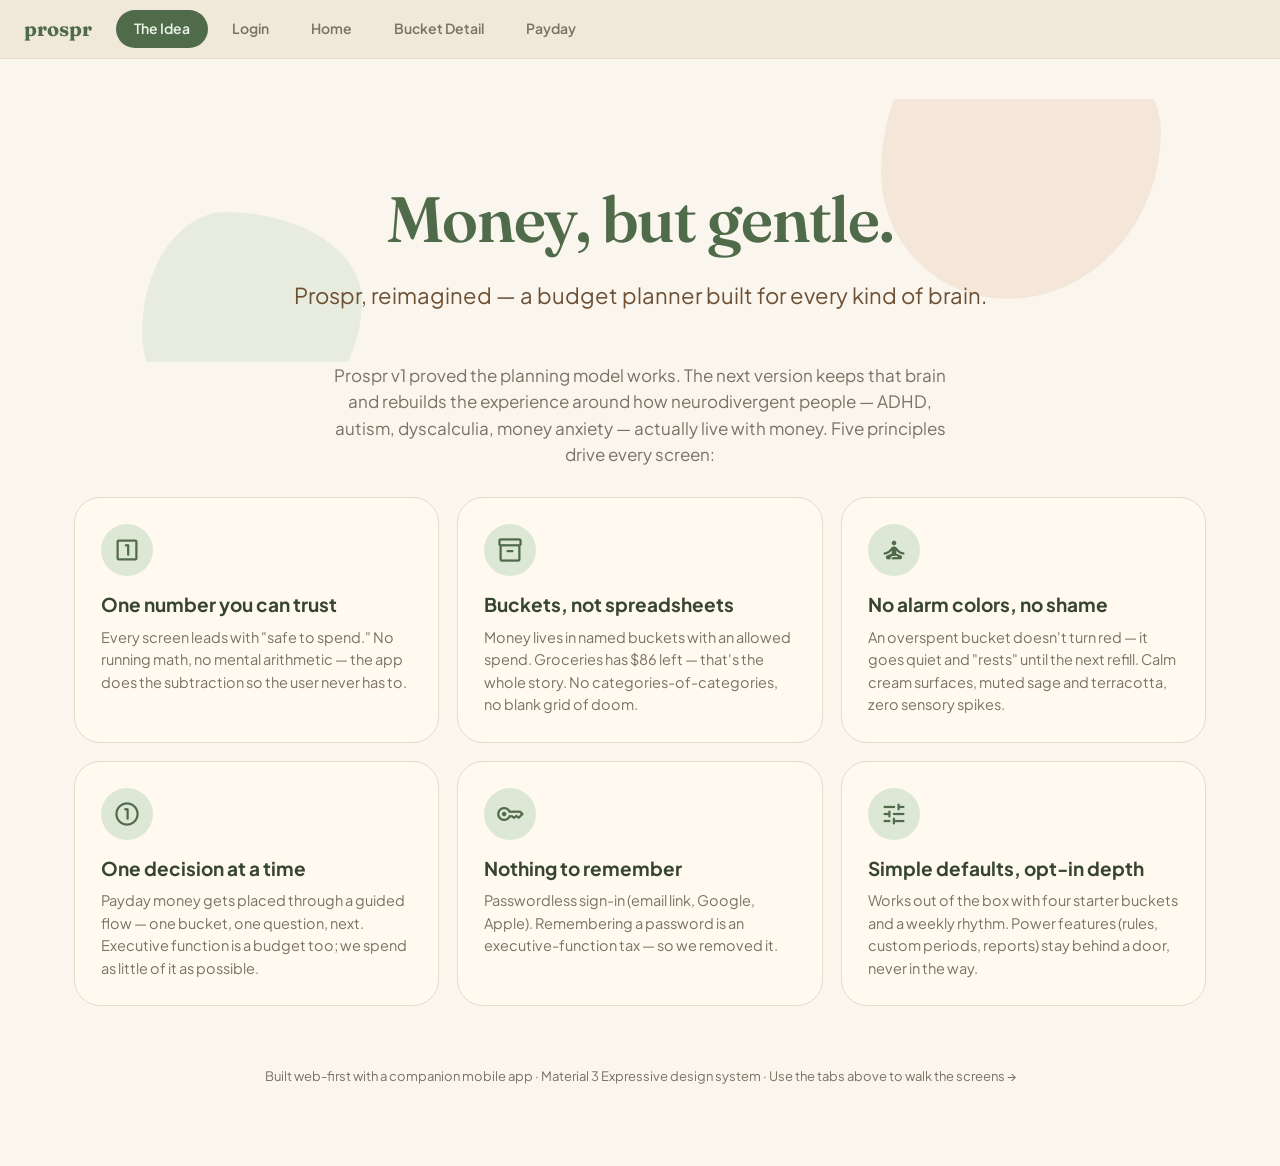
<file: index.html>
<!DOCTYPE html>
<html lang="en">
<head>
<meta charset="utf-8">
<meta name="viewport" content="width=device-width, initial-scale=1">
<title>Prospr — budgeting for every kind of brain</title>
<link rel="stylesheet" href="https://fonts.googleapis.com/css2?family=Fraunces:wght@500;600;700&family=Plus+Jakarta+Sans:wght@400;600;700&family=Material+Symbols+Rounded:opsz,wght,FILL,GRAD@20..48,100..700,0..1,-50..200&display=swap">
<link rel="stylesheet" href="styles.css">
</head>
<body>

<nav class="pitch-nav">
  <span class="brand">prospr</span>
  <a class="active" href="index.html">The Idea</a>
  <a href="login.html">Login</a>
  <a href="home.html">Home</a>
  <a href="bucket.html">Bucket Detail</a>
  <a href="allocate.html">Payday</a>
</nav>

<div class="page">
  <div class="cover-hero">
    <div class="blob-a"></div>
    <div class="blob-b"></div>
    <h1>Money, but gentle.</h1>
    <p class="tag">Prospr, reimagined — a budget planner built for every kind of brain.</p>
  </div>

  <p class="page-sub" style="margin:0 auto 10px; text-align:center;">
    Prospr v1 proved the planning model works. The next version keeps that brain and
    rebuilds the experience around how neurodivergent people — ADHD, autism, dyscalculia,
    money anxiety — actually live with money. Five principles drive every screen:
  </p>

  <div class="principles">
    <div class="principle">
      <span class="ms">looks_one</span>
      <h3>One number you can trust</h3>
      <p>Every screen leads with "safe to spend." No running math, no mental arithmetic —
      the app does the subtraction so the user never has to.</p>
    </div>
    <div class="principle">
      <span class="ms">inventory_2</span>
      <h3>Buckets, not spreadsheets</h3>
      <p>Money lives in named buckets with an allowed spend. Groceries has $86 left —
      that's the whole story. No categories-of-categories, no blank grid of doom.</p>
    </div>
    <div class="principle">
      <span class="ms">self_improvement</span>
      <h3>No alarm colors, no shame</h3>
      <p>An overspent bucket doesn't turn red — it goes quiet and "rests" until the next
      refill. Calm cream surfaces, muted sage and terracotta, zero sensory spikes.</p>
    </div>
    <div class="principle">
      <span class="ms">counter_1</span>
      <h3>One decision at a time</h3>
      <p>Payday money gets placed through a guided flow — one bucket, one question,
      next. Executive function is a budget too; we spend as little of it as possible.</p>
    </div>
    <div class="principle">
      <span class="ms">key</span>
      <h3>Nothing to remember</h3>
      <p>Passwordless sign-in (email link, Google, Apple). Remembering a password is an
      executive-function tax — so we removed it.</p>
    </div>
    <div class="principle">
      <span class="ms">tune</span>
      <h3>Simple defaults, opt-in depth</h3>
      <p>Works out of the box with four starter buckets and a weekly rhythm. Power
      features (rules, custom periods, reports) stay behind a door, never in the way.</p>
    </div>
  </div>

  <p class="footer-note">
    Built web-first with a companion mobile app · Material 3 Expressive design system ·
    Use the tabs above to walk the screens →
  </p>
</div>

</body>
</html>
</file>
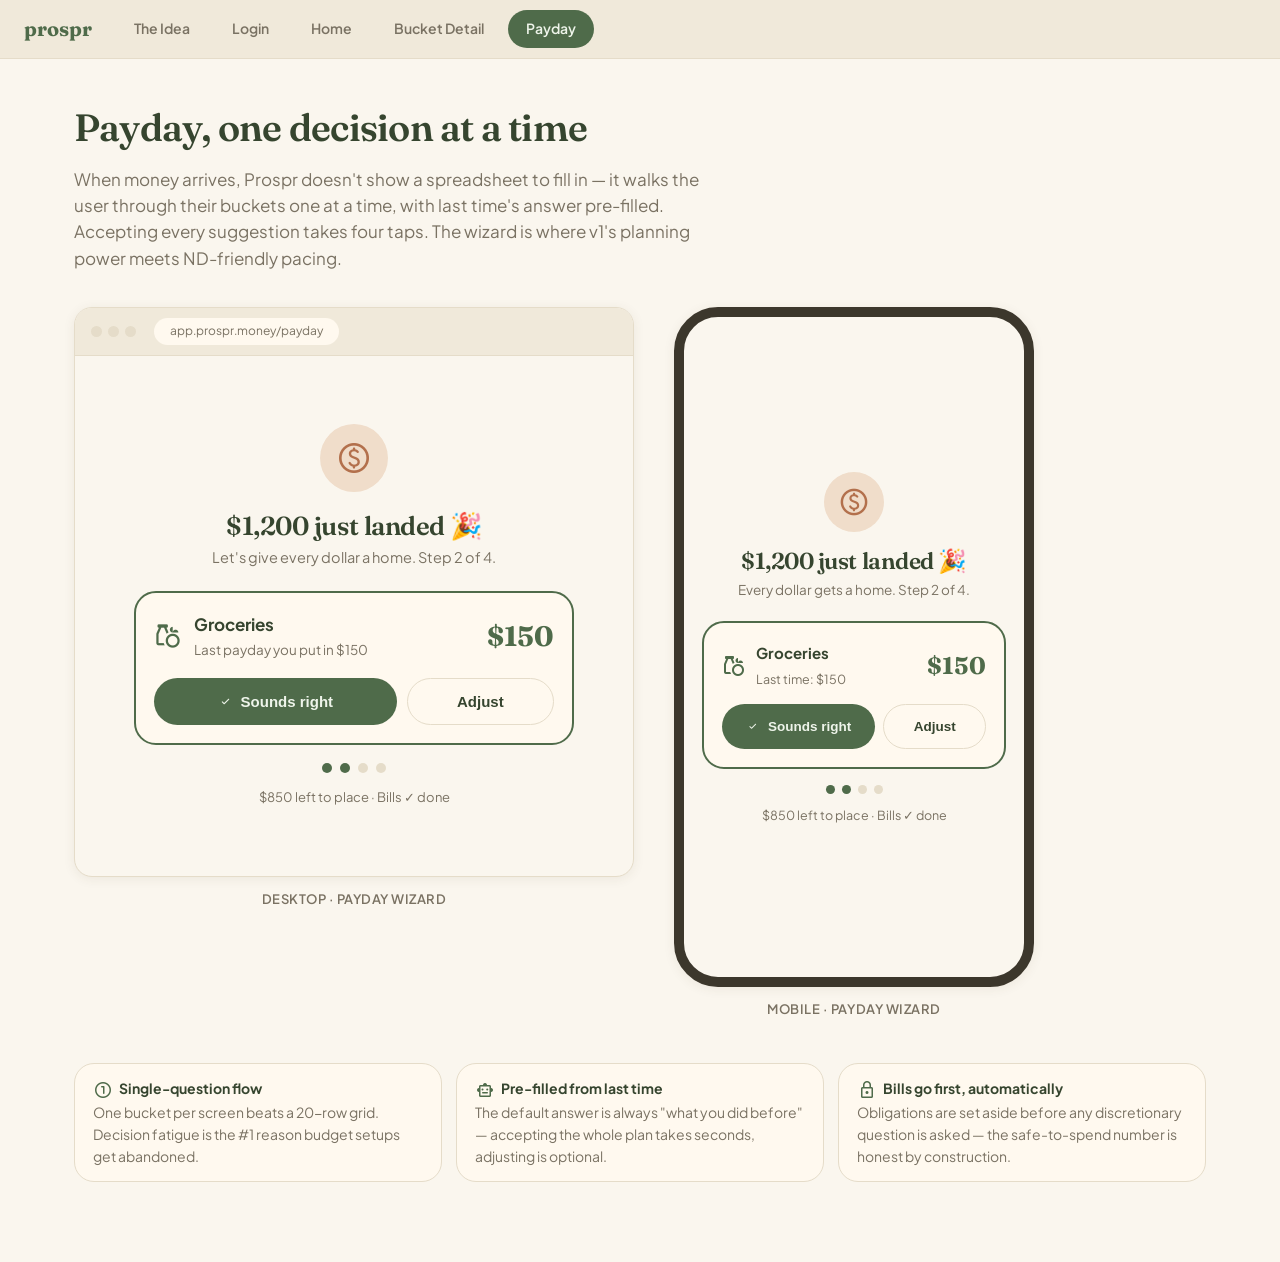
<file: allocate.html>
<!DOCTYPE html>
<html lang="en">
<head>
<meta charset="utf-8">
<meta name="viewport" content="width=device-width, initial-scale=1">
<title>Prospr — Payday</title>
<link rel="stylesheet" href="https://fonts.googleapis.com/css2?family=Fraunces:wght@500;600;700&family=Plus+Jakarta+Sans:wght@400;600;700&family=Material+Symbols+Rounded:opsz,wght,FILL,GRAD@20..48,100..700,0..1,-50..200&display=swap">
<link rel="stylesheet" href="styles.css">
</head>
<body>

<nav class="pitch-nav">
  <span class="brand">prospr</span>
  <a href="index.html">The Idea</a>
  <a href="login.html">Login</a>
  <a href="home.html">Home</a>
  <a href="bucket.html">Bucket Detail</a>
  <a class="active" href="allocate.html">Payday</a>
</nav>

<div class="page">
  <h2 class="page-title">Payday, one decision at a time</h2>
  <p class="page-sub">When money arrives, Prospr doesn't show a spreadsheet to fill in — it walks
  the user through their buckets one at a time, with last time's answer pre-filled. Accepting
  every suggestion takes four taps. The wizard is where v1's planning power meets ND-friendly
  pacing.</p>

  <div class="frames">
    <div>
      <div class="desktop" style="min-width:560px;">
        <div class="chrome"><i></i><i></i><i></i><span class="url">app.prospr.money/payday</span></div>
        <div style="min-height:520px;display:flex;align-items:center;justify-content:center;">
          <div style="width:440px;padding:30px 0;">
            <div style="text-align:center;margin-bottom:22px;">
              <span class="ms" style="font-size:36px;color:var(--tertiary);background:var(--tertiary-container);border-radius:999px;padding:16px;">paid</span>
              <h2 style="font-size:26px;margin-top:14px;">$1,200 just landed 🎉</h2>
              <p style="color:var(--muted);font-size:14.5px;">Let's give every dollar a home. Step 2 of 4.</p>
            </div>
            <div class="card" style="border:2px solid var(--primary);">
              <div style="display:flex;align-items:center;gap:12px;">
                <span class="ms" style="font-size:28px;color:var(--primary);">grocery</span>
                <div><b style="font-size:17px;">Groceries</b><br>
                <span style="color:var(--muted);font-size:13.5px;">Last payday you put in $150</span></div>
                <div style="margin-left:auto;font-family:'Fraunces',serif;font-size:28px;font-weight:700;color:var(--primary);">$150</div>
              </div>
              <div style="display:flex;gap:10px;margin-top:16px;">
                <button class="btn-primary" style="flex:2;"><span class="ms">check</span> Sounds right</button>
                <button class="btn-outline" style="flex:1;">Adjust</button>
              </div>
            </div>
            <div style="display:flex;justify-content:center;gap:8px;margin-top:18px;">
              <i style="width:10px;height:10px;border-radius:99px;background:var(--primary);display:inline-block;"></i>
              <i style="width:10px;height:10px;border-radius:99px;background:var(--primary);display:inline-block;"></i>
              <i style="width:10px;height:10px;border-radius:99px;background:var(--outline);display:inline-block;"></i>
              <i style="width:10px;height:10px;border-radius:99px;background:var(--outline);display:inline-block;"></i>
            </div>
            <p style="text-align:center;color:var(--muted);font-size:13px;margin-top:14px;">$850 left to place · Bills ✓ done</p>
          </div>
        </div>
      </div>
      <div class="frame-label">Desktop · Payday wizard</div>
    </div>

    <div>
      <div class="phone">
        <div class="screen" style="justify-content:center;">
          <div style="text-align:center;margin-bottom:20px;">
            <span class="ms" style="font-size:32px;color:var(--tertiary);background:var(--tertiary-container);border-radius:999px;padding:14px;">paid</span>
            <h2 style="font-size:23px;margin-top:12px;">$1,200 just landed 🎉</h2>
            <p style="color:var(--muted);font-size:13.5px;">Every dollar gets a home. Step 2 of 4.</p>
          </div>
          <div class="card" style="border:2px solid var(--primary);">
            <div style="display:flex;align-items:center;gap:10px;">
              <span class="ms" style="font-size:24px;color:var(--primary);">grocery</span>
              <div><b style="font-size:15px;">Groceries</b><br>
              <span style="color:var(--muted);font-size:12.5px;">Last time: $150</span></div>
              <div style="margin-left:auto;font-family:'Fraunces',serif;font-size:24px;font-weight:700;color:var(--primary);">$150</div>
            </div>
            <div style="display:flex;gap:8px;margin-top:14px;">
              <button class="btn-primary" style="flex:2;font-size:13.5px;"><span class="ms">check</span> Sounds right</button>
              <button class="btn-outline" style="flex:1;font-size:13.5px;">Adjust</button>
            </div>
          </div>
          <div style="display:flex;justify-content:center;gap:7px;margin-top:16px;">
            <i style="width:9px;height:9px;border-radius:99px;background:var(--primary);display:inline-block;"></i>
            <i style="width:9px;height:9px;border-radius:99px;background:var(--primary);display:inline-block;"></i>
            <i style="width:9px;height:9px;border-radius:99px;background:var(--outline);display:inline-block;"></i>
            <i style="width:9px;height:9px;border-radius:99px;background:var(--outline);display:inline-block;"></i>
          </div>
          <p style="text-align:center;color:var(--muted);font-size:12.5px;margin-top:12px;">$850 left to place · Bills ✓ done</p>
        </div>
      </div>
      <div class="frame-label">Mobile · Payday wizard</div>
    </div>
  </div>

  <div class="why">
    <div class="chip"><b><span class="ms">counter_1</span>Single-question flow</b>
      One bucket per screen beats a 20-row grid. Decision fatigue is the #1 reason budget setups get abandoned.</div>
    <div class="chip"><b><span class="ms">smart_toy</span>Pre-filled from last time</b>
      The default answer is always "what you did before" — accepting the whole plan takes seconds, adjusting is optional.</div>
    <div class="chip"><b><span class="ms">lock</span>Bills go first, automatically</b>
      Obligations are set aside before any discretionary question is asked — the safe-to-spend number is honest by construction.</div>
  </div>
</div>

</body>
</html>
</file>
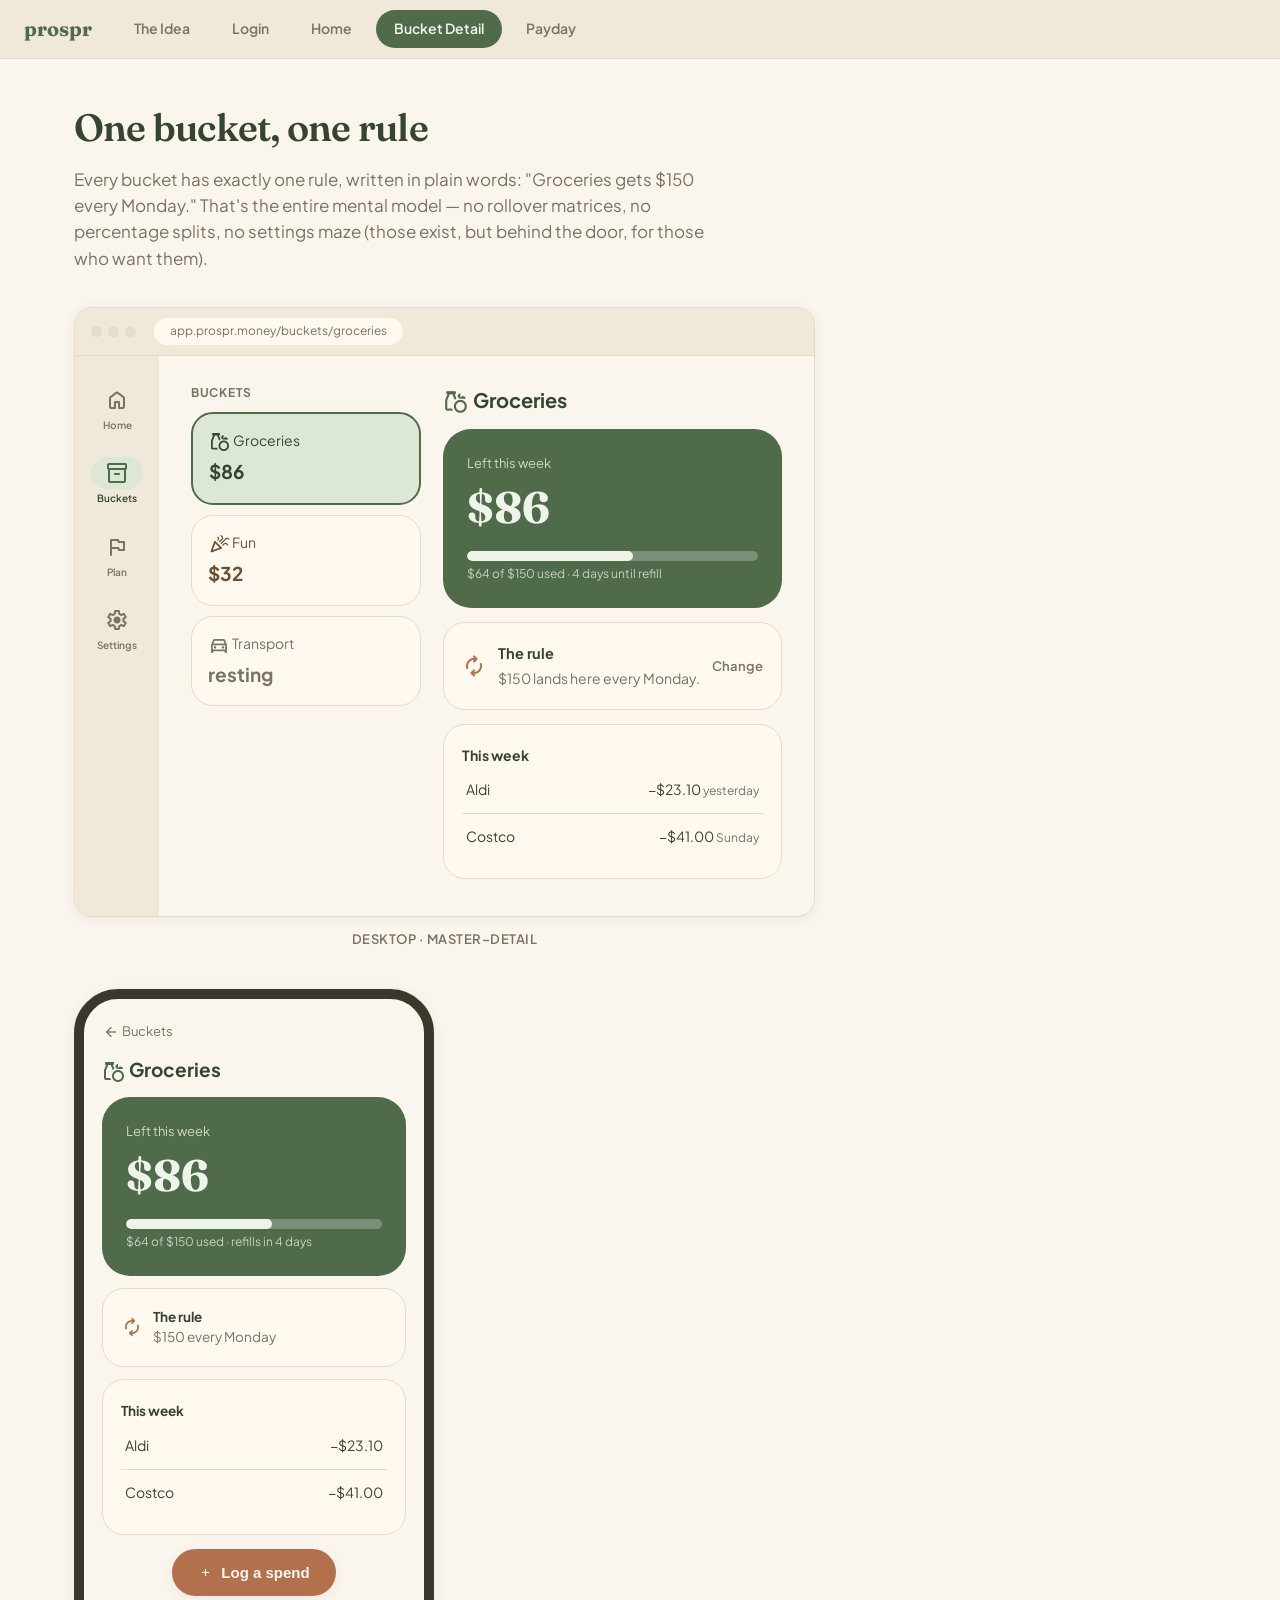
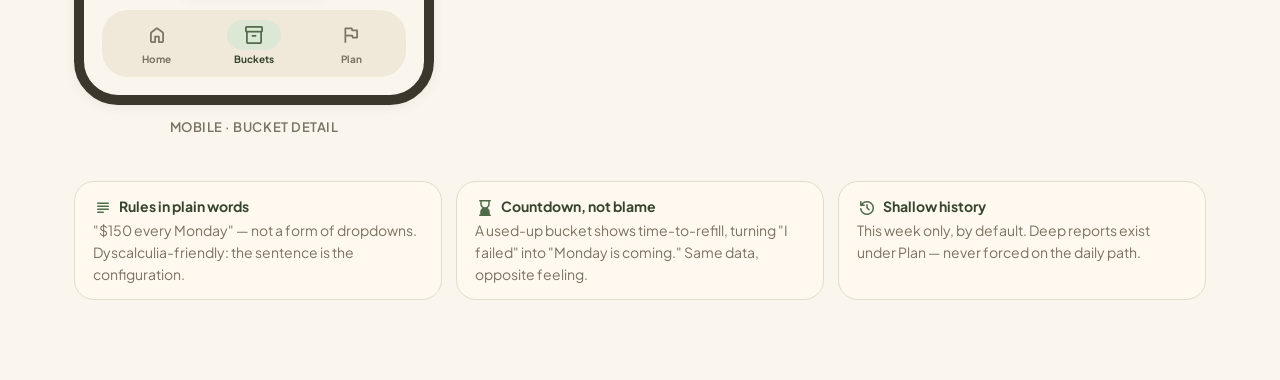
<file: bucket.html>
<!DOCTYPE html>
<html lang="en">
<head>
<meta charset="utf-8">
<meta name="viewport" content="width=device-width, initial-scale=1">
<title>Prospr — Bucket Detail</title>
<link rel="stylesheet" href="https://fonts.googleapis.com/css2?family=Fraunces:wght@500;600;700&family=Plus+Jakarta+Sans:wght@400;600;700&family=Material+Symbols+Rounded:opsz,wght,FILL,GRAD@20..48,100..700,0..1,-50..200&display=swap">
<link rel="stylesheet" href="styles.css">
</head>
<body>

<nav class="pitch-nav">
  <span class="brand">prospr</span>
  <a href="index.html">The Idea</a>
  <a href="login.html">Login</a>
  <a href="home.html">Home</a>
  <a class="active" href="bucket.html">Bucket Detail</a>
  <a href="allocate.html">Payday</a>
</nav>

<div class="page">
  <h2 class="page-title">One bucket, one rule</h2>
  <p class="page-sub">Every bucket has exactly one rule, written in plain words: "Groceries gets
  $150 every Monday." That's the entire mental model — no rollover matrices, no percentage
  splits, no settings maze (those exist, but behind the door, for those who want them).</p>

  <div class="frames">
    <div>
      <div class="desktop">
        <div class="chrome"><i></i><i></i><i></i><span class="url">app.prospr.money/buckets/groceries</span></div>
        <div class="shell">
          <div class="rail">
            <div class="item"><span class="ms">home</span>Home</div>
            <div class="item active"><span class="ms">inventory_2</span>Buckets</div>
            <div class="item"><span class="ms">flag</span>Plan</div>
            <div class="item"><span class="ms">settings</span>Settings</div>
          </div>
          <div class="main" style="display:flex;gap:22px;">
            <div style="width:230px;">
              <p style="color:var(--muted);font-size:12px;font-weight:700;letter-spacing:.06em;margin-bottom:10px;">BUCKETS</p>
              <div class="bucket-tile tile-green" style="margin-bottom:10px;border:2px solid var(--primary);"><span class="ms">grocery</span> Groceries<span class="amt">$86</span></div>
              <div class="bucket-tile" style="background:var(--surface);border:1px solid var(--outline);margin-bottom:10px;color:var(--on-tertiary-container);"><span class="ms">celebration</span> Fun<span class="amt">$32</span></div>
              <div class="bucket-tile" style="background:var(--surface);border:1px solid var(--outline);color:var(--muted);"><span class="ms">directions_car</span> Transport<span class="amt">resting</span></div>
            </div>
            <div style="flex:1;">
              <p style="font-size:20px;font-weight:700;"><span class="ms" style="color:var(--primary);font-size:26px;">grocery</span> Groceries</p>
              <div class="hero-card" style="margin:14px 0;">
                <div class="label">Left this week</div>
                <div class="amount">$86</div>
                <div style="margin-top:10px;"><div class="bar" style="background:rgba(255,255,255,.25);"><i style="width:57%;background:var(--on-primary);"></i></div></div>
                <div class="note">$64 of $150 used · 4 days until refill</div>
              </div>
              <div class="card" style="margin-bottom:14px;display:flex;align-items:center;gap:12px;">
                <span class="ms" style="color:var(--tertiary);font-size:24px;">autorenew</span>
                <div><b style="font-size:14.5px;">The rule</b><br>
                <span style="color:var(--muted);font-size:14px;">$150 lands here every Monday.</span></div>
                <span style="margin-left:auto;color:var(--muted);font-size:13px;font-weight:600;">Change</span>
              </div>
              <div class="card">
                <b style="font-size:14px;">This week</b>
                <div class="list-row"><span>Aldi</span><span>−$23.10 <span class="when">yesterday</span></span></div>
                <div class="list-row"><span>Costco</span><span>−$41.00 <span class="when">Sunday</span></span></div>
              </div>
            </div>
          </div>
        </div>
      </div>
      <div class="frame-label">Desktop · Master–detail</div>
    </div>

    <div>
      <div class="phone">
        <div class="screen">
          <p style="font-size:13px;color:var(--muted);margin-bottom:14px;"><span class="ms" style="font-size:18px;">arrow_back</span> Buckets</p>
          <p style="font-size:19px;font-weight:700;margin-bottom:12px;"><span class="ms" style="color:var(--primary);font-size:24px;">grocery</span> Groceries</p>
          <div class="hero-card">
            <div class="label">Left this week</div>
            <div class="amount">$86</div>
            <div style="margin-top:10px;"><div class="bar" style="background:rgba(255,255,255,.25);"><i style="width:57%;background:var(--on-primary);"></i></div></div>
            <div class="note">$64 of $150 used · refills in 4 days</div>
          </div>
          <div class="card" style="margin:12px 0;display:flex;align-items:center;gap:10px;">
            <span class="ms" style="color:var(--tertiary);font-size:22px;">autorenew</span>
            <div style="font-size:13.5px;"><b>The rule</b><br><span style="color:var(--muted);">$150 every Monday</span></div>
          </div>
          <div class="card" style="margin-bottom:14px;">
            <b style="font-size:13.5px;">This week</b>
            <div class="list-row"><span>Aldi</span><span>−$23.10</span></div>
            <div class="list-row"><span>Costco</span><span>−$41.00</span></div>
          </div>
          <div style="text-align:center;margin-bottom:14px;"><button class="fab"><span class="ms">add</span> Log a spend</button></div>
          <div class="bottom-nav">
            <div class="item"><span class="ms">home</span>Home</div>
            <div class="item active"><span class="ms">inventory_2</span>Buckets</div>
            <div class="item"><span class="ms">flag</span>Plan</div>
          </div>
        </div>
      </div>
      <div class="frame-label">Mobile · Bucket detail</div>
    </div>
  </div>

  <div class="why">
    <div class="chip"><b><span class="ms">subject</span>Rules in plain words</b>
      "$150 every Monday" — not a form of dropdowns. Dyscalculia-friendly: the sentence is the configuration.</div>
    <div class="chip"><b><span class="ms">hourglass_bottom</span>Countdown, not blame</b>
      A used-up bucket shows time-to-refill, turning "I failed" into "Monday is coming." Same data, opposite feeling.</div>
    <div class="chip"><b><span class="ms">history</span>Shallow history</b>
      This week only, by default. Deep reports exist under Plan — never forced on the daily path.</div>
  </div>
</div>

</body>
</html>
</file>
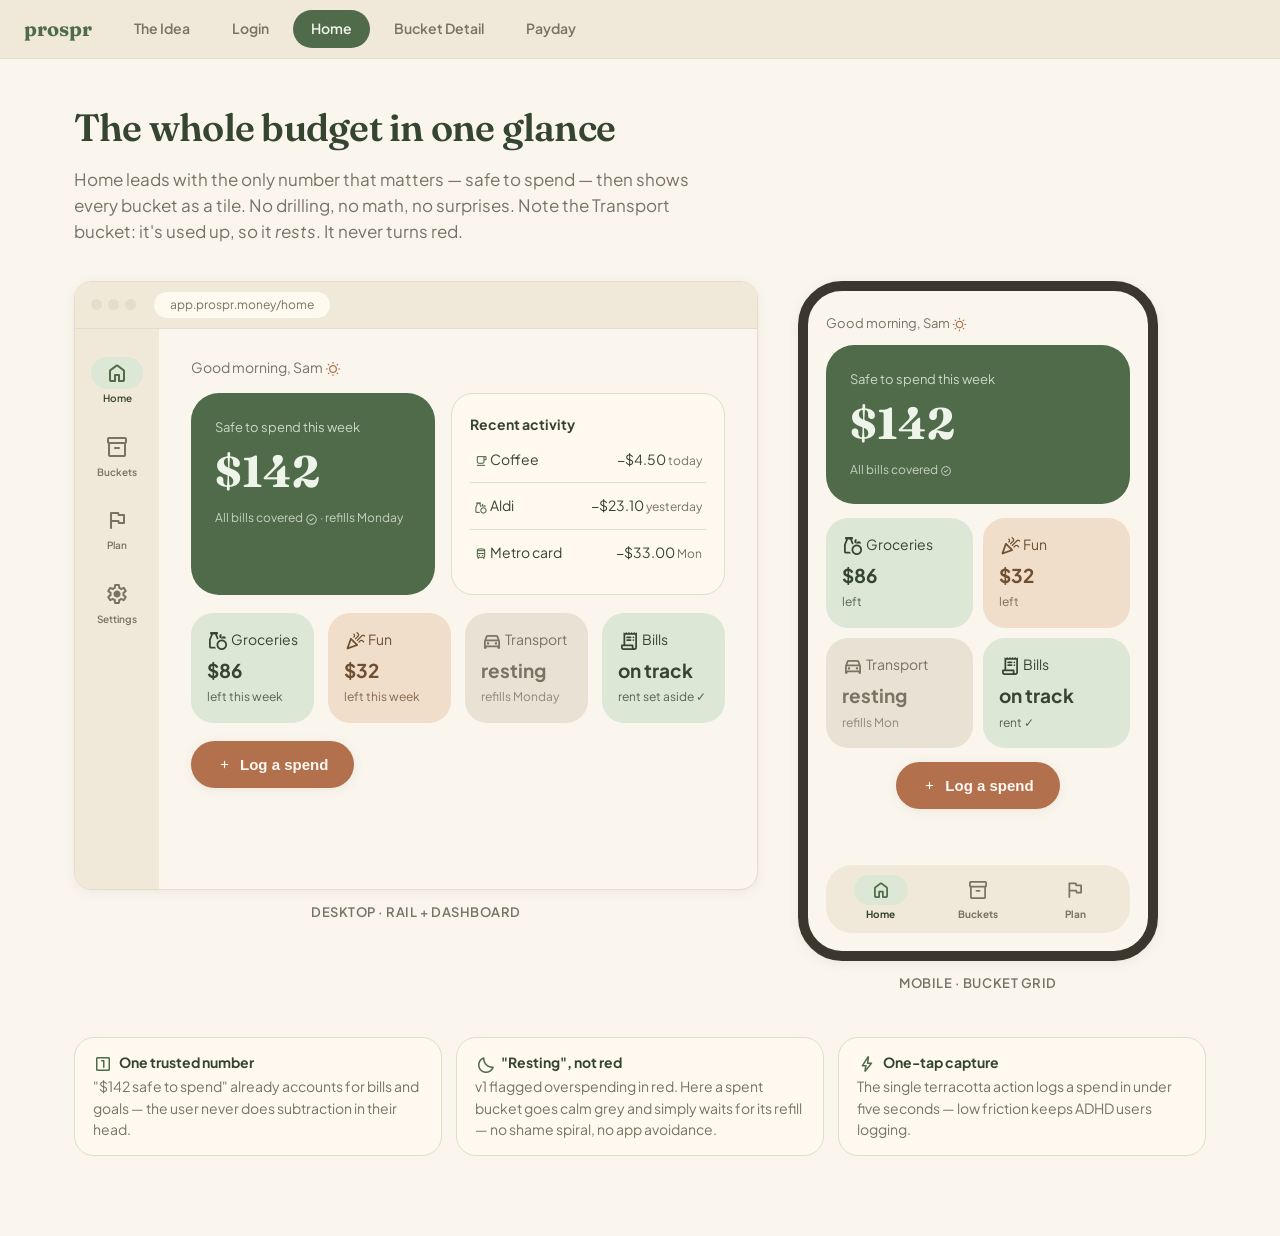
<file: home.html>
<!DOCTYPE html>
<html lang="en">
<head>
<meta charset="utf-8">
<meta name="viewport" content="width=device-width, initial-scale=1">
<title>Prospr — Home</title>
<link rel="stylesheet" href="https://fonts.googleapis.com/css2?family=Fraunces:wght@500;600;700&family=Plus+Jakarta+Sans:wght@400;600;700&family=Material+Symbols+Rounded:opsz,wght,FILL,GRAD@20..48,100..700,0..1,-50..200&display=swap">
<link rel="stylesheet" href="styles.css">
</head>
<body>

<nav class="pitch-nav">
  <span class="brand">prospr</span>
  <a href="index.html">The Idea</a>
  <a href="login.html">Login</a>
  <a class="active" href="home.html">Home</a>
  <a href="bucket.html">Bucket Detail</a>
  <a href="allocate.html">Payday</a>
</nav>

<div class="page">
  <h2 class="page-title">The whole budget in one glance</h2>
  <p class="page-sub">Home leads with the only number that matters — safe to spend — then
  shows every bucket as a tile. No drilling, no math, no surprises. Note the Transport
  bucket: it's used up, so it <em>rests</em>. It never turns red.</p>

  <div class="frames">
    <div>
      <div class="desktop">
        <div class="chrome"><i></i><i></i><i></i><span class="url">app.prospr.money/home</span></div>
        <div class="shell">
          <div class="rail">
            <div class="item active"><span class="ms">home</span>Home</div>
            <div class="item"><span class="ms">inventory_2</span>Buckets</div>
            <div class="item"><span class="ms">flag</span>Plan</div>
            <div class="item"><span class="ms">settings</span>Settings</div>
          </div>
          <div class="main">
            <p style="color:var(--muted);font-size:14px;margin-bottom:14px;">Good morning, Sam <span class="ms" style="font-size:16px;color:var(--tertiary);">wb_sunny</span></p>
            <div style="display:flex;gap:16px;">
              <div class="hero-card" style="flex:1;">
                <div class="label">Safe to spend this week</div>
                <div class="amount">$142</div>
                <div class="note">All bills covered <span class="ms" style="font-size:13px;">check_circle</span> · refills Monday</div>
              </div>
              <div class="card" style="flex:1.2;">
                <b style="font-size:14px;">Recent activity</b>
                <div class="list-row"><span><span class="ms" style="color:var(--primary);">local_cafe</span> Coffee</span><span>−$4.50 <span class="when">today</span></span></div>
                <div class="list-row"><span><span class="ms" style="color:var(--primary);">grocery</span> Aldi</span><span>−$23.10 <span class="when">yesterday</span></span></div>
                <div class="list-row"><span><span class="ms" style="color:var(--primary);">directions_bus</span> Metro card</span><span>−$33.00 <span class="when">Mon</span></span></div>
              </div>
            </div>
            <div style="display:grid;grid-template-columns:repeat(4,1fr);gap:14px;margin:18px 0;">
              <div class="bucket-tile tile-green"><span class="ms">grocery</span> Groceries<span class="amt">$86</span><span class="sub">left this week</span></div>
              <div class="bucket-tile tile-warm"><span class="ms">celebration</span> Fun<span class="amt">$32</span><span class="sub">left this week</span></div>
              <div class="bucket-tile tile-rest"><span class="ms">directions_car</span> Transport<span class="amt">resting</span><span class="sub">refills Monday</span></div>
              <div class="bucket-tile tile-green"><span class="ms">receipt_long</span> Bills<span class="amt">on track</span><span class="sub">rent set aside ✓</span></div>
            </div>
            <button class="fab"><span class="ms">add</span> Log a spend</button>
          </div>
        </div>
      </div>
      <div class="frame-label">Desktop · Rail + dashboard</div>
    </div>

    <div>
      <div class="phone">
        <div class="screen">
          <p style="color:var(--muted);font-size:13px;margin-bottom:12px;">Good morning, Sam <span class="ms" style="font-size:15px;color:var(--tertiary);">wb_sunny</span></p>
          <div class="hero-card">
            <div class="label">Safe to spend this week</div>
            <div class="amount">$142</div>
            <div class="note">All bills covered <span class="ms" style="font-size:12px;">check_circle</span></div>
          </div>
          <div style="display:grid;grid-template-columns:1fr 1fr;gap:10px;margin:14px 0;">
            <div class="bucket-tile tile-green"><span class="ms">grocery</span> Groceries<span class="amt">$86</span><span class="sub">left</span></div>
            <div class="bucket-tile tile-warm"><span class="ms">celebration</span> Fun<span class="amt">$32</span><span class="sub">left</span></div>
            <div class="bucket-tile tile-rest"><span class="ms">directions_car</span> Transport<span class="amt">resting</span><span class="sub">refills Mon</span></div>
            <div class="bucket-tile tile-green"><span class="ms">receipt_long</span> Bills<span class="amt">on track</span><span class="sub">rent ✓</span></div>
          </div>
          <div style="text-align:center;margin-bottom:14px;"><button class="fab"><span class="ms">add</span> Log a spend</button></div>
          <div class="bottom-nav">
            <div class="item active"><span class="ms">home</span>Home</div>
            <div class="item"><span class="ms">inventory_2</span>Buckets</div>
            <div class="item"><span class="ms">flag</span>Plan</div>
          </div>
        </div>
      </div>
      <div class="frame-label">Mobile · Bucket grid</div>
    </div>
  </div>

  <div class="why">
    <div class="chip"><b><span class="ms">looks_one</span>One trusted number</b>
      "$142 safe to spend" already accounts for bills and goals — the user never does subtraction in their head.</div>
    <div class="chip"><b><span class="ms">bedtime</span>"Resting", not red</b>
      v1 flagged overspending in red. Here a spent bucket goes calm grey and simply waits for its refill — no shame spiral, no app avoidance.</div>
    <div class="chip"><b><span class="ms">bolt</span>One-tap capture</b>
      The single terracotta action logs a spend in under five seconds — low friction keeps ADHD users logging.</div>
  </div>
</div>

</body>
</html>
</file>
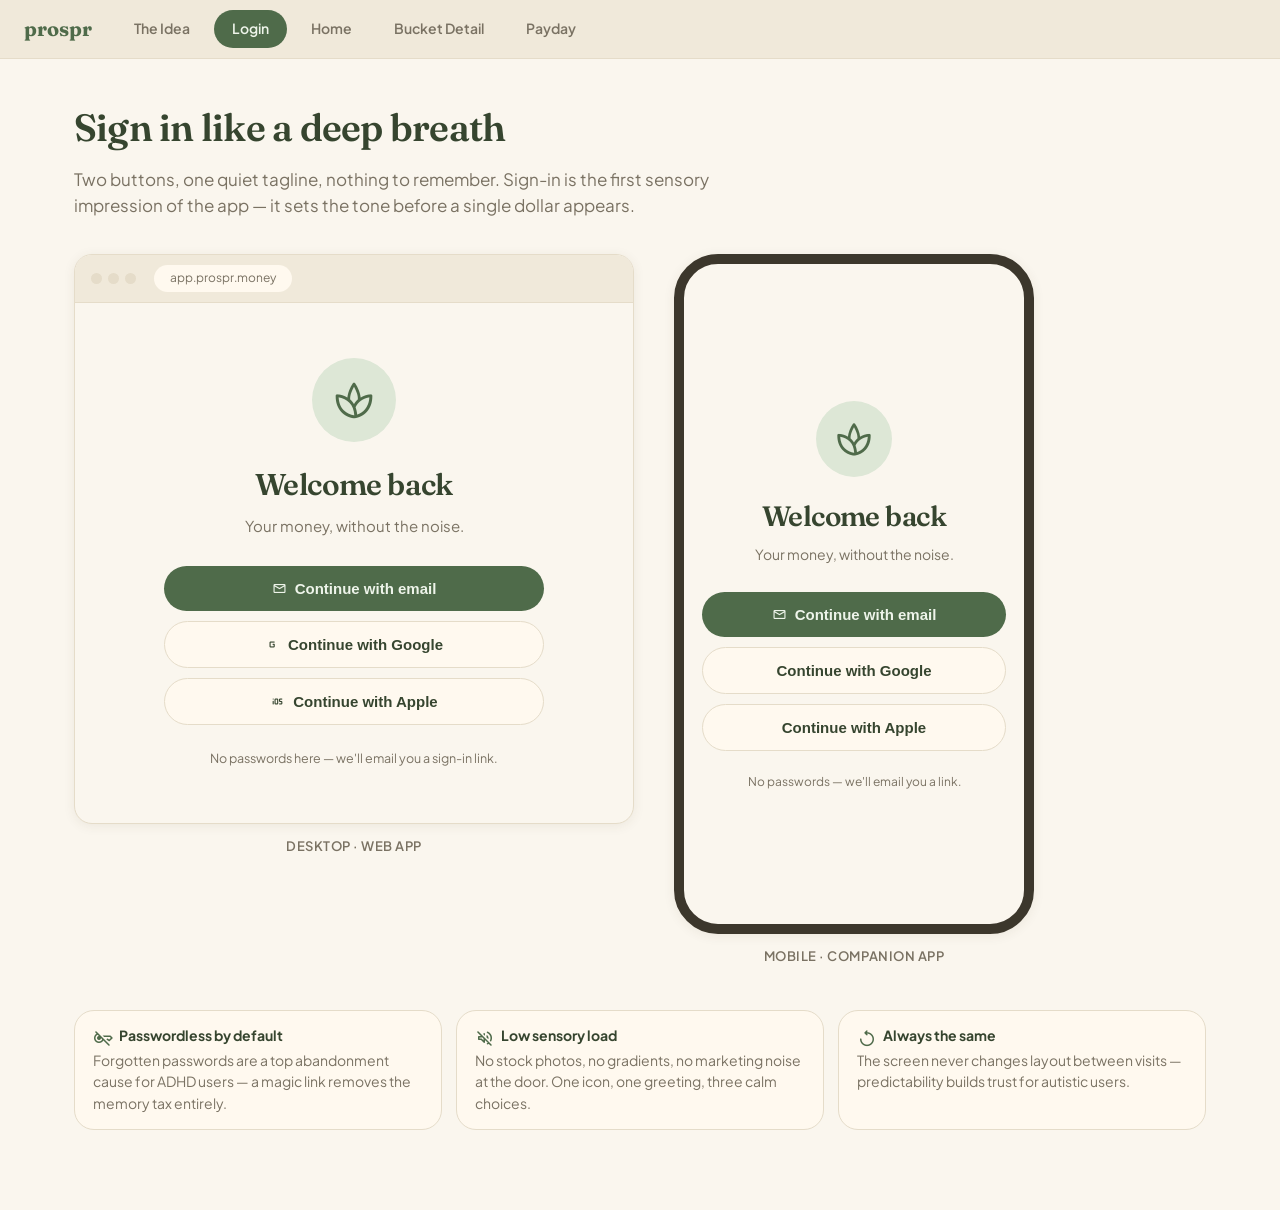
<file: login.html>
<!DOCTYPE html>
<html lang="en">
<head>
<meta charset="utf-8">
<meta name="viewport" content="width=device-width, initial-scale=1">
<title>Prospr — Login</title>
<link rel="stylesheet" href="https://fonts.googleapis.com/css2?family=Fraunces:wght@500;600;700&family=Plus+Jakarta+Sans:wght@400;600;700&family=Material+Symbols+Rounded:opsz,wght,FILL,GRAD@20..48,100..700,0..1,-50..200&display=swap">
<link rel="stylesheet" href="styles.css">
</head>
<body>

<nav class="pitch-nav">
  <span class="brand">prospr</span>
  <a href="index.html">The Idea</a>
  <a class="active" href="login.html">Login</a>
  <a href="home.html">Home</a>
  <a href="bucket.html">Bucket Detail</a>
  <a href="allocate.html">Payday</a>
</nav>

<div class="page">
  <h2 class="page-title">Sign in like a deep breath</h2>
  <p class="page-sub">Two buttons, one quiet tagline, nothing to remember. Sign-in is the
  first sensory impression of the app — it sets the tone before a single dollar appears.</p>

  <div class="frames">
    <div>
      <div class="desktop" style="min-width:560px;">
        <div class="chrome"><i></i><i></i><i></i><span class="url">app.prospr.money</span></div>
        <div style="min-height:520px; display:flex; align-items:center; justify-content:center;">
          <div style="width:380px; text-align:center; padding:40px 0;">
            <span class="ms" style="font-size:44px;color:var(--primary);background:var(--primary-container);border-radius:999px;padding:20px;">spa</span>
            <h2 style="font-size:30px;margin:20px 0 6px;">Welcome back</h2>
            <p style="color:var(--muted);font-size:15px;margin-bottom:28px;">Your money, without the noise.</p>
            <button class="btn-primary"><span class="ms">mail</span> Continue with email</button>
            <div style="height:10px;"></div>
            <button class="btn-outline"><span class="ms">g_mobiledata</span> Continue with Google</button>
            <div style="height:10px;"></div>
            <button class="btn-outline"><span class="ms">ios</span> Continue with Apple</button>
            <p style="color:var(--muted);font-size:12.5px;margin-top:24px;">No passwords here — we'll email you a sign-in link.</p>
          </div>
        </div>
      </div>
      <div class="frame-label">Desktop · Web app</div>
    </div>

    <div>
      <div class="phone">
        <div class="screen" style="justify-content:center; text-align:center;">
          <span class="ms" style="font-size:40px;color:var(--primary);background:var(--primary-container);border-radius:999px;padding:18px;align-self:center;">spa</span>
          <h2 style="font-size:28px;margin:18px 0 6px;">Welcome back</h2>
          <p style="color:var(--muted);font-size:14px;margin-bottom:26px;">Your money, without the noise.</p>
          <button class="btn-primary"><span class="ms">mail</span> Continue with email</button>
          <div style="height:10px;"></div>
          <button class="btn-outline">Continue with Google</button>
          <div style="height:10px;"></div>
          <button class="btn-outline">Continue with Apple</button>
          <p style="color:var(--muted);font-size:12px;margin-top:22px;">No passwords — we'll email you a link.</p>
        </div>
      </div>
      <div class="frame-label">Mobile · Companion app</div>
    </div>
  </div>

  <div class="why">
    <div class="chip"><b><span class="ms">key_off</span>Passwordless by default</b>
      Forgotten passwords are a top abandonment cause for ADHD users — a magic link removes the memory tax entirely.</div>
    <div class="chip"><b><span class="ms">volume_off</span>Low sensory load</b>
      No stock photos, no gradients, no marketing noise at the door. One icon, one greeting, three calm choices.</div>
    <div class="chip"><b><span class="ms">replay</span>Always the same</b>
      The screen never changes layout between visits — predictability builds trust for autistic users.</div>
  </div>
</div>

</body>
</html>
</file>
<file: styles.css>
/* Prospr pitch — Warm Paper / Material 3 Expressive system */

:root {
  --bg: #faf6ee;
  --surface: #fff9ef;
  --outline: #e5dcc9;
  --primary: #4f6b4a;
  --on-primary: #eef4ea;
  --primary-container: #dde7d6;
  --on-primary-container: #36452f;
  --tertiary: #b3704c;
  --on-tertiary: #fff8f3;
  --tertiary-container: #f0ddca;
  --on-tertiary-container: #6d4f33;
  --muted: #7a7263;
  --resting: #e8e2d4;
  --rail: #f0e9da;
  --shadow: 0 2px 12px rgba(79, 60, 35, .08);
}

* { box-sizing: border-box; margin: 0; padding: 0; }

body {
  background: var(--bg);
  color: var(--on-primary-container);
  font-family: 'Plus Jakarta Sans', sans-serif;
  line-height: 1.55;
}

.ms {
  font-family: 'Material Symbols Rounded';
  font-weight: normal;
  font-style: normal;
  display: inline-block;
  line-height: 1;
  vertical-align: middle;
  user-select: none;
}

h1, h2, .display { font-family: 'Fraunces', serif; font-weight: 600; letter-spacing: -.02em; }

/* ---- Pitch chrome: top nav tabs ---- */
.pitch-nav {
  position: sticky; top: 0; z-index: 10;
  background: var(--rail);
  border-bottom: 1px solid var(--outline);
  display: flex; align-items: center; gap: 6px;
  padding: 10px 24px;
  flex-wrap: wrap;
}
.pitch-nav .brand {
  font-family: 'Fraunces', serif; font-weight: 700; font-size: 20px;
  color: var(--primary); margin-right: 18px;
}
.pitch-nav a {
  text-decoration: none; color: var(--muted);
  padding: 8px 18px; border-radius: 999px;
  font-size: 14px; font-weight: 600;
}
.pitch-nav a:hover { background: var(--surface); }
.pitch-nav a.active { background: var(--primary); color: var(--on-primary); }

.page { max-width: 1180px; margin: 0 auto; padding: 40px 24px 80px; }

.page-title { font-size: 38px; color: var(--on-primary-container); }
.page-sub { color: var(--muted); font-size: 17px; margin: 8px 0 36px; max-width: 640px; }

/* ---- Rationale strip ---- */
.why {
  display: flex; gap: 14px; flex-wrap: wrap;
  margin-top: 44px;
}
.why .chip {
  background: var(--surface); border: 1px solid var(--outline);
  border-radius: 20px; padding: 14px 18px;
  font-size: 14px; color: var(--muted); flex: 1; min-width: 220px;
}
.why .chip b { color: var(--on-primary-container); display: block; margin-bottom: 2px; }
.why .chip .ms { color: var(--primary); font-size: 20px; margin-right: 6px; }

/* ---- Device frames ---- */
.frames { display: flex; gap: 40px; align-items: flex-start; flex-wrap: wrap; }

.phone {
  width: 360px; flex-shrink: 0;
  background: var(--bg);
  border: 10px solid #3c372c;
  border-radius: 44px;
  box-shadow: var(--shadow);
  overflow: hidden;
  position: relative;
}
.phone .screen { padding: 22px 18px 18px; min-height: 660px; display: flex; flex-direction: column; }

.desktop {
  flex: 1; min-width: 640px;
  background: var(--bg);
  border: 1px solid var(--outline);
  border-radius: 18px;
  box-shadow: var(--shadow);
  overflow: hidden;
}
.desktop .chrome {
  background: var(--rail); border-bottom: 1px solid var(--outline);
  padding: 10px 16px; display: flex; align-items: center; gap: 6px;
}
.desktop .chrome i { width: 11px; height: 11px; border-radius: 99px; background: var(--outline); display: inline-block; }
.desktop .chrome .url {
  background: var(--surface); border-radius: 999px; padding: 4px 16px;
  font-size: 12px; color: var(--muted); margin-left: 12px;
}
.frame-label {
  text-align: center; color: var(--muted); font-size: 13px;
  font-weight: 600; margin-top: 12px; letter-spacing: .04em; text-transform: uppercase;
}

/* ---- App components ---- */
.hero-card {
  background: var(--primary); color: var(--on-primary);
  border-radius: 28px; padding: 24px;
}
.hero-card .label { font-size: 13px; opacity: .8; }
.hero-card .amount { font-size: 44px; font-weight: 700; font-family: 'Fraunces', serif; }
.hero-card .note { font-size: 12px; opacity: .75; margin-top: 4px; }

.bucket-tile {
  border-radius: 22px; padding: 16px; font-size: 14px;
}
.bucket-tile .ms { font-size: 22px; }
.bucket-tile .amt { font-size: 19px; font-weight: 700; display: block; margin-top: 4px; }
.bucket-tile .sub { font-size: 12px; opacity: .8; }
.tile-green { background: var(--primary-container); color: var(--on-primary-container); }
.tile-warm { background: var(--tertiary-container); color: var(--on-tertiary-container); }
.tile-rest { background: var(--resting); color: var(--muted); }

.fab {
  background: var(--tertiary); color: var(--on-tertiary);
  border-radius: 999px; padding: 15px 26px;
  font-size: 15px; font-weight: 700;
  display: inline-flex; align-items: center; gap: 8px;
  border: none; box-shadow: var(--shadow);
}

.btn-primary {
  background: var(--primary); color: var(--on-primary);
  border-radius: 999px; padding: 14px 24px;
  font-size: 15px; font-weight: 700; border: none; width: 100%;
  display: flex; align-items: center; justify-content: center; gap: 8px;
}
.btn-outline {
  background: var(--surface); color: var(--on-primary-container);
  border: 1.5px solid var(--outline);
  border-radius: 999px; padding: 14px 24px;
  font-size: 15px; font-weight: 600; width: 100%;
  display: flex; align-items: center; justify-content: center; gap: 8px;
}

.card {
  background: var(--surface); border: 1px solid var(--outline);
  border-radius: 22px; padding: 18px;
}

.list-row {
  display: flex; justify-content: space-between; align-items: center;
  padding: 12px 4px; border-bottom: 1px solid var(--outline);
  font-size: 14px; color: var(--on-primary-container);
}
.list-row:last-child { border-bottom: none; }
.list-row .when { color: var(--muted); font-size: 12px; }

.bar { height: 10px; background: var(--resting); border-radius: 99px; overflow: hidden; }
.bar > i { display: block; height: 100%; border-radius: 99px; background: var(--primary); }

/* ---- Desktop app shell ---- */
.shell { display: flex; min-height: 560px; }
.rail {
  width: 84px; background: var(--rail);
  display: flex; flex-direction: column; align-items: center;
  gap: 8px; padding-top: 20px;
}
.rail .item {
  width: 60px; display: flex; flex-direction: column; align-items: center;
  gap: 2px; padding: 8px 0; color: var(--muted); font-size: 10px; font-weight: 600;
  border-radius: 18px;
}
.rail .item .ms { font-size: 24px; padding: 4px 14px; border-radius: 999px; }
.rail .item.active { color: var(--on-primary-container); }
.rail .item.active .ms { background: var(--primary-container); color: var(--primary); }
.main { flex: 1; padding: 28px 32px; }

/* ---- Mobile bottom nav ---- */
.bottom-nav {
  display: flex; justify-content: space-around;
  background: var(--rail); border-radius: 26px; padding: 10px 6px;
  margin-top: auto;
}
.bottom-nav .item { text-align: center; font-size: 10px; font-weight: 700; color: var(--muted); }
.bottom-nav .item .ms { display: block; font-size: 22px; padding: 4px 16px; border-radius: 999px; margin-bottom: 2px; }
.bottom-nav .item.active { color: var(--on-primary-container); }
.bottom-nav .item.active .ms { background: var(--primary-container); color: var(--primary); }

/* ---- Cover page ---- */
.cover-hero { text-align: center; padding: 70px 20px 50px; position: relative; overflow: hidden; }
.cover-hero h1 { font-size: 64px; color: var(--primary); }
.cover-hero .tag { font-size: 22px; color: var(--on-tertiary-container); margin-top: 10px; }
.cover-hero .blob-a, .cover-hero .blob-b {
  position: absolute; border-radius: 38% 62% 55% 45% / 55% 40% 60% 45%; z-index: -1; opacity: .6;
}
.blob-a { width: 280px; height: 280px; background: var(--tertiary-container); top: -80px; right: 4%; }
.blob-b { width: 220px; height: 220px; background: var(--primary-container); bottom: -70px; left: 6%; }

.principles { display: grid; grid-template-columns: repeat(auto-fit, minmax(300px, 1fr)); gap: 18px; margin-top: 30px; }
.principle {
  background: var(--surface); border: 1px solid var(--outline);
  border-radius: 26px; padding: 26px;
}
.principle .ms {
  font-size: 28px; color: var(--primary);
  background: var(--primary-container); border-radius: 999px; padding: 12px; margin-bottom: 14px;
}
.principle h3 { font-size: 19px; margin-bottom: 6px; }
.principle p { color: var(--muted); font-size: 14.5px; }

.footer-note { text-align: center; color: var(--muted); font-size: 13px; margin-top: 60px; }

@media (max-width: 760px) {
  .desktop { min-width: 0; }
  .cover-hero h1 { font-size: 42px; }
}
</file>
